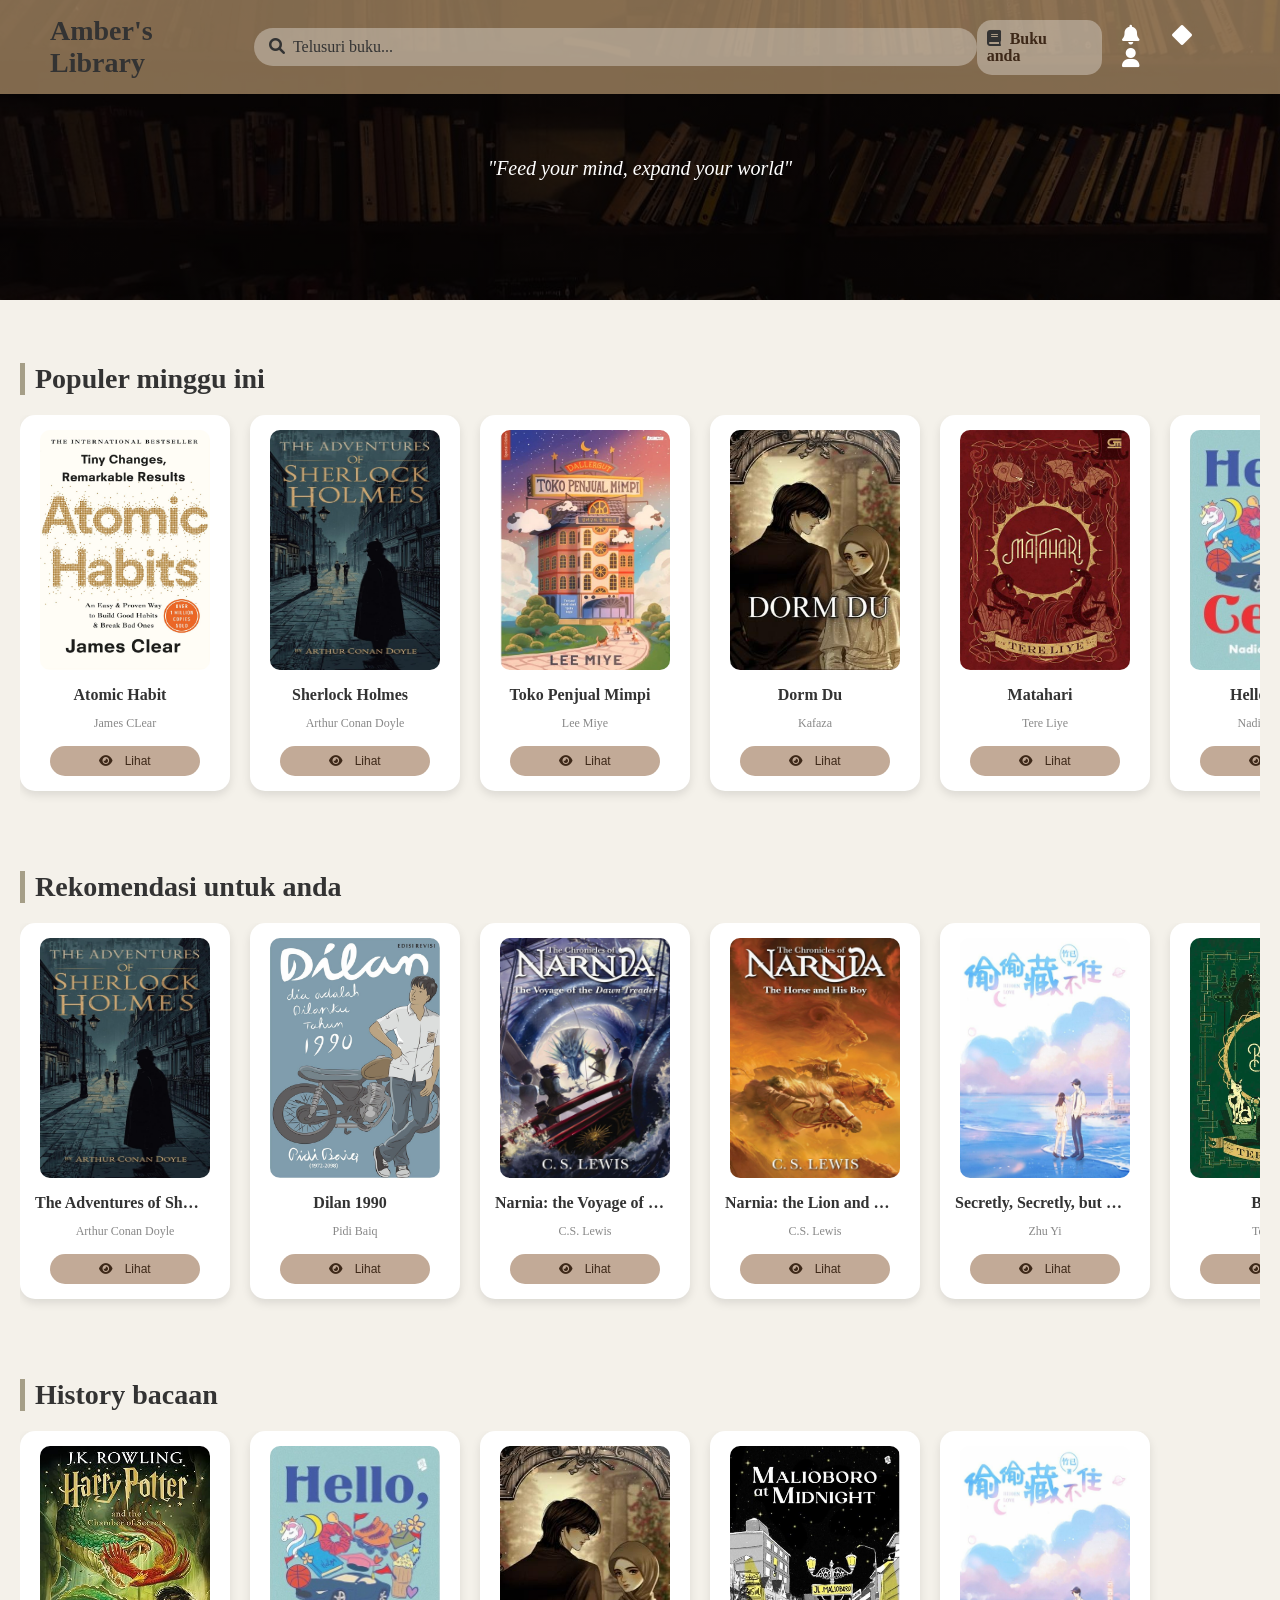
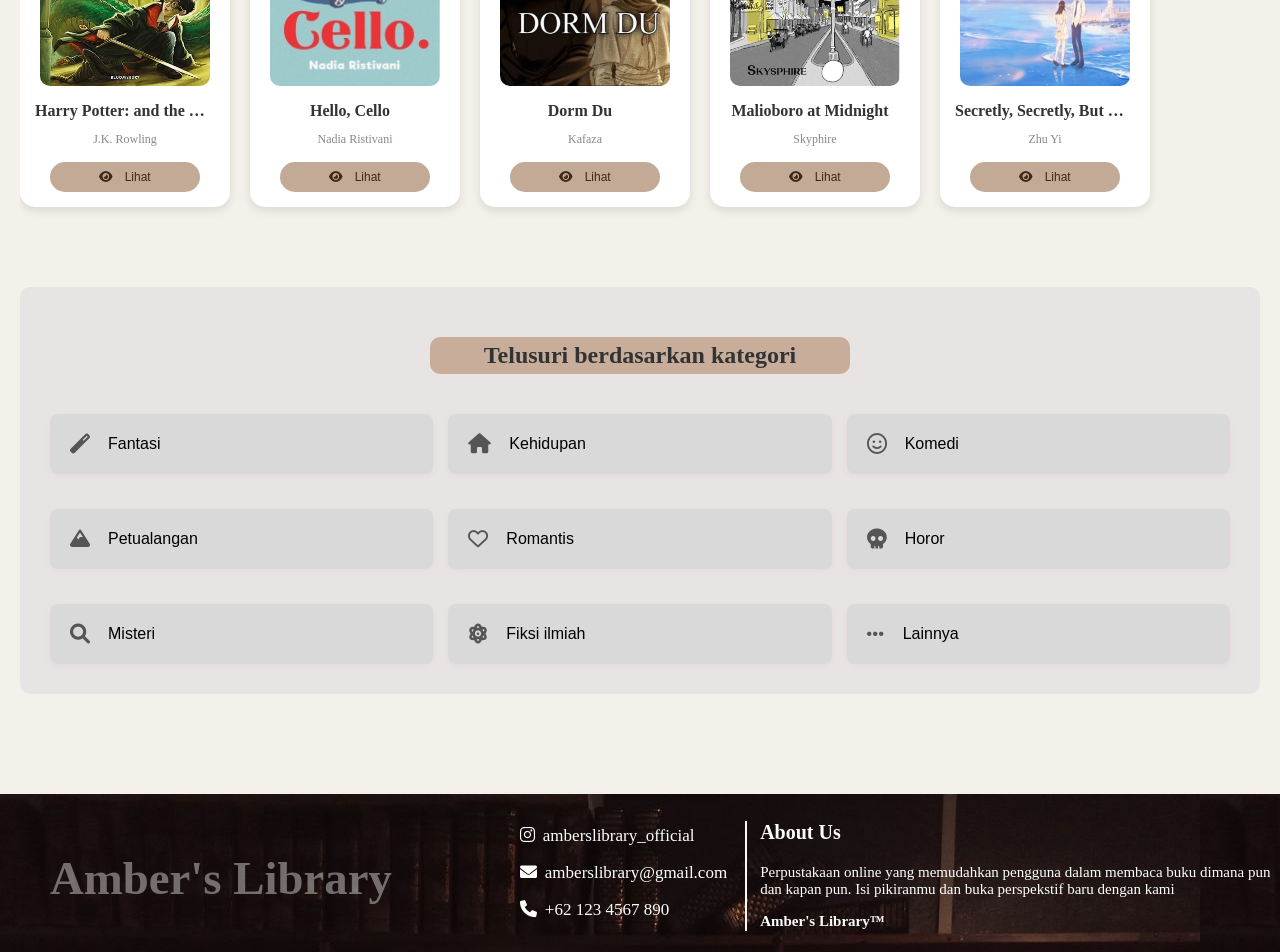
<file: index.html>
<!DOCTYPE html>
<html lang="id">
<head>
    <meta charset="UTF-8">
    <meta name="viewport" content="width=device-width, initial-scale=1.0">
    <title>Amber's Library</title>
    <link rel="stylesheet" href="styleHome.css">    
    <link rel="stylesheet" href="https://cdnjs.cloudflare.com/ajax/libs/font-awesome/6.0.0/css/all.min.css">
    <link rel="icon" href="icon.jpg">
</head>
<body>
        <header class="header">
        <nav class="navbar">
            <div class="logo">Amber's Library</div>
            <div class="searchbar"><i class="fas fa-search"></i>Telusuri buku...</div>
            <div class="collection">
                <i class="fas fa-book">
                    <a href="#">Buku anda</a>
                </i>
            </div>
            <div class="nav-links">
                <a href="#notif" class="popupBuka"><i class="fas fa-bell"></i></a>
                <a href="#prem" class="popupBukaP"><i class="fa-solid fa-diamond"></i></a>
                <a href="#"><i class="fas fa-user"></i></a>
            </div>
        </nav>
        <div class="hero">
            <p>"Feed your mind, expand your world"</p>
        </div>
    </header>

    <main class="content">

        <div id="notif" class="popupNotif">
            <div class="popupBox">
                <a href="#" class="close-btn">x</a>
                <h2>Notifikasi Anda</h2>
                <div class="kotaknotif">
                    <p class="notif">hi</p>
                    <p class="notif">hi</p>
                    <p class="notif">hi</p>
                    <p class="notif">hi</p>
                    <p class="notif">hi</p>
                    <p class="notif">hi</p>
                    <p class="notif">hi</p>
                    <p class="notif">hi</p>
                    <p class="notif">Halo (Pengguna), akun anda telah terdaftar! Selamat membaca!</p>
                    <p class="notif" style="margin-bottom: 0">Selamat datang di Amber's Library. Telusuri dan baca buku sesuka anda</p>
                </div>    
            </div>
        </div>

        <!-- <div id="prem" class="popupPremium">
            <div class="popupboxPrem">
                <a href="#" class="close-btn">x</a>
                <h2>Lorem, ipsum dolor sit amet consectetur adipisicing elit. Sed quibusdam quis tempora accusamus illo dignissimos enim animi laudantium culpa soluta? Qui maiores quis corporis reiciendis quibusdam labore voluptatum aliquam impedit?</h2>
            </div>
        </div> -->
        
        <section class="book-section">
            <h2 class="section-title">Populer minggu ini</h2>
            <div class="book-scroll-container">
                <div class="book-card">
                    <div class="book-img-placeholder">
                        <img src="atomichabit.jpg">
                    </div>
                    <div class="book-info">
                        <h3>Atomic Habit</h3>
                        <p>James CLear</p>
                        <button ><i class="fas fa-eye"></i> Lihat</button>
                    </div>
                </div>
                <div class="book-card">
                    <div class="book-img-placeholder">
                        <img src="sherlockholmes.jpg">
                    </div>
                    <div class="book-info">
                        <h3>Sherlock Holmes</h3>
                        <p>Arthur Conan Doyle</p>
                        <button><i class="fas fa-eye"></i> Lihat</button>
                    </div>
                </div>
                <div class="book-card">
                    <div class="book-img-placeholder">
                        <img src="tokopenjualmimpi.jpg">
                    </div>
                    <div class="book-info">
                        <h3>Toko Penjual Mimpi</h3>
                        <p>Lee Miye</p>
                        <button><i class="fas fa-eye"></i> Lihat</button>
                    </div>
                </div>
                <div class="book-card">
                    <div class="book-img-placeholder">
                        <img src="dormdu.jpg">
                    </div>
                    <div class="book-info">
                        <h3>Dorm Du</h3>
                        <p>Kafaza</p>
                        <button><i class="fas fa-eye"></i> Lihat</button>
                    </div>
                </div>
                <div class="book-card">
                    <div class="book-img-placeholder">
                        <img src="matahari.jpg">
                    </div>
                    <div class="book-info">
                        <h3>Matahari</h3>
                        <p>Tere Liye</p>
                        <button><i class="fas fa-eye"></i> Lihat</button>
                    </div>
                </div>
                <div class="book-card">
                    <div class="book-img-placeholder">
                        <img src="hellocello.jpg">
                    </div>
                    <div class="book-info">
                        <h3>Hello, Cello</h3>
                        <p>Nadia Ristivani</p>
                        <button><i class="fas fa-eye"></i> Lihat</button>
                    </div>
                </div>
                   <div class="book-card">
                    <div class="book-img-placeholder">
                        <img src="tentangkamu.jpg">
                    </div>
                    <div class="book-info">
                        <h3>Tentang Kamu</h3>
                        <p>Tere Liye</p>
                        <button><i class="fas fa-eye"></i> Lihat</button>
                    </div>
                </div>
                   <div class="book-card">
                    <div class="book-img-placeholder">
                        <img src="hp_stone.jpg">
                    </div>
                    <div class="book-info">
                        <h3>Harry Potter: and the Philospher's Stone</h3>
                        <p>J.K. Rowling</p>
                        <button><i class="fas fa-eye"></i> Lihat</button>
                    </div>
                </div>
                   <div class="book-card">
                    <div class="book-img-placeholder">
                        <img src="hp_chamber.jpg">
                    </div>
                    <div class="book-info">
                        <h3>Harry Potter: and the Chamber of Secrets</h3>
                        <p>Nadia Ristivani</p>
                        <a href="book.html">
                            <button><i class="fas fa-eye"></i> Lihat</button>
                        </a>
                    </div>
                </div>
                   <div class="book-card">
                    <div class="book-img-placeholder">
                        <img src="lautbercerita.jpg">
                    </div>
                    <div class="book-info">
                        <h3>Laut Bercerita</h3>
                        <p>Leila S. Chudori</p>
                        <button><i class="fas fa-eye"></i> Lihat</button>
                    </div>
                </div>
            </div>
        </section>

        <section class="book-section">
            <h2 class="section-title">Rekomendasi untuk anda</h2>
            <div class="book-scroll-container">
                <div class="book-card">
                    <div class="book-img-placeholder">
                        <img src="sherlockholmes.jpg">
                    </div>
                    <div class="book-info">
                        <h3>The Adventures of Sherlock Holmes</h3>
                        <p>Arthur Conan Doyle</p>
                        <button><i class="fas fa-eye"></i> Lihat</button>
                    </div>
                </div>
                <div class="book-card">
                    <div class="book-img-placeholder">
                        <img src="dilan.jpg">
                    </div>
                    <div class="book-info">
                        <h3>Dilan 1990</h3>
                        <p>Pidi Baiq</p>
                        <button><i class="fas fa-eye"></i> Lihat</button>
                    </div>
                </div>
                 <div class="book-card">
                    <div class="book-img-placeholder">
                        <img src="narnia_dawntreader.jpg">
                    </div>
                    <div class="book-info">
                        <h3>Narnia: the Voyage of the Dawn Treader</h3>
                        <p>C.S. Lewis</p>
                        <button><i class="fas fa-eye"></i> Lihat</button>
                    </div>
                </div>
                 <div class="book-card">
                    <div class="book-img-placeholder">
                        <img src="narnia_lion.jpg">
                    </div>
                    <div class="book-info">
                        <h3>Narnia: the Lion and His boy</h3>
                        <p>C.S. Lewis</p>
                        <button><i class="fas fa-eye"></i> Lihat</button>
                    </div>
                </div>
                 <div class="book-card">
                    <div class="book-img-placeholder">
                        <img src="hiddenlove.jpg">
                    </div>
                    <div class="book-info">
                        <h3>Secretly, Secretly, but Unable to Hide It</h3>
                        <p>Zhu Yi</p>
                        <button><i class="fas fa-eye"></i> Lihat</button>
                    </div>
                </div>
                 <div class="book-card">
                    <div class="book-img-placeholder">
                        <img src="bumi.jpg">
                    </div>
                    <div class="book-info">
                        <h3>Bumi</h3>
                        <p>Tere Liye</p>
                        <button><i class="fas fa-eye"></i> Lihat</button>
                    </div>
                </div>
                  <div class="book-card">
                    <div class="book-img-placeholder">
                        <img src="bulan.jpg">
                    </div>
                    <div class="book-info">
                        <h3>Bulan</h3>
                        <p>Tere Liye</p>
                        <button><i class="fas fa-eye"></i> Lihat</button>
                    </div>
                </div>
                <div class="book-card">
                    <div class="book-img-placeholder">
                        <img src="komet.jpg">
                    </div>
                 <div class="book-info">
                        <h3>Komet</h3>
                        <p>Tere Liye</p>
                        <button><i class="fas fa-eye"></i> Lihat</button>
                    </div>
                </div>
                <div class="book-card">
                    <div class="book-img-placeholder">
                        <img src="matahari.jpg">
                    </div>
                    <div class="book-info">
                        <h3>Matahari</h3>
                        <p>Tere Liye</p>
                        <button><i class="fas fa-eye"></i> Lihat</button>
                    </div>
                </div>
                 <div class="book-card">
                    <div class="book-img-placeholder">
                        <img src="nebula.jpg">
                    </div>
                    <div class="book-info">
                        <h3>Nebula</h3>
                        <p>Tere Liye</p>
                        <button><i class="fas fa-eye"></i> Lihat</button>
                    </div>
                </div>
            </div>
        </section>

        <section class="book-section">
            <h2 class="section-title">History bacaan</h2>
            <div class="book-scroll-container">
                <div class="book-card">
                    <div class="book-img-placeholder">
                        <img src="hp_chamber.jpg">
                    </div>
                    <div class="book-info">
                        <h3>Harry Potter: and the Chamber of Secrets</h3>
                        <p>J.K. Rowling</p>
                        <button><i class="fas fa-eye"></i> Lihat</button>
                    </div>
                </div>
                <div class="book-card">
                    <div class="book-img-placeholder">
                        <img src="hellocello.jpg">
                    </div>
                    <div class="book-info">
                        <h3>Hello, Cello</h3>
                        <p>Nadia Ristivani  </p>
                        <button><i class="fas fa-eye"></i> Lihat</button>
                    </div>
                </div>
                <div class="book-card">
                    <div class="book-img-placeholder">
                        <img src="dormdu.jpg">
                    </div>
                    <div class="book-info">
                        <h3>Dorm Du</h3>
                        <p>Kafaza</p>
                        <button><i class="fas fa-eye"></i> Lihat</button>
                    </div>
                </div>
                <div class="book-card">
                    <div class="book-img-placeholder">
                        <img src="malioboro.jpg">
                    </div>
                    <div class="book-info">
                        <h3>Malioboro at Midnight</h3>
                        <p>Skyphire</p>
                        <button><i class="fas fa-eye"></i> Lihat</button>
                    </div>
                </div>
                 <div class="book-card">
                    <div class="book-img-placeholder">
                        <img src="hiddenlove.jpg">
                    </div>
                    <div class="book-info">
                        <h3>Secretly, Secretly, But Unable to Hide It</h3>
                        <p>Zhu Yi</p>
                        <button><i class="fas fa-eye"></i> Lihat</button>
                    </div>
                </div>
            </div>
        </section>

        <section class="category-section">
            <h2 class="section-title-center">Telusuri berdasarkan kategori</h2>
            <div class="category-grid">
                <button class="category-btn"><i class="fas fa-magic"></i> Fantasi</button>
                <button class="category-btn"><i class="fas fa-home"></i> Kehidupan</button>
                <button class="category-btn"><i class="far fa-smile"></i> Komedi</button>
                <button class="category-btn"><i class="fas fa-mountain"></i> Petualangan</button>
                <button class="category-btn"><i class="far fa-heart"></i> Romantis</button>
                <button class="category-btn"><i class="fas fa-skull"></i> Horor</button>
                <button class="category-btn"><i class="fas fa-search"></i> Misteri</button>
                <button class="category-btn"><i class="fas fa-atom"></i> Fiksi ilmiah</button>
                <button class="category-btn"><i class="fas fa-ellipsis-h"></i> Lainnya</button>
            </div>
        </section>

    </main>

    <footer class="footer">
        <div class="footer-left">
            <h3>Amber's Library</h3>
        </div>
        <div class="footer-right">
            <div class="footer-mid">
            <p><i class="fa-brands fa-instagram"></i>amberslibrary_official</p>
            <p><i class="fas fa-envelope"></i>amberslibrary@gmail.com</p> 
            <p><i class="fa-solid fa-phone"></i>+62 123 4567 890</p>
            </div>
            <div class="line"></div>
            <div class="katakata">
                <p style="font-size: 20px; font-weight: bold">About Us</p>    
                <p>Perpustakaan online yang memudahkan pengguna dalam membaca buku dimana pun dan kapan pun. Isi pikiranmu dan buka perspekstif baru dengan kami</p>
                <p><b>Amber's Library™</b></p>
            </div>
        </div>
    </footer>
</body>
</html>
</file>
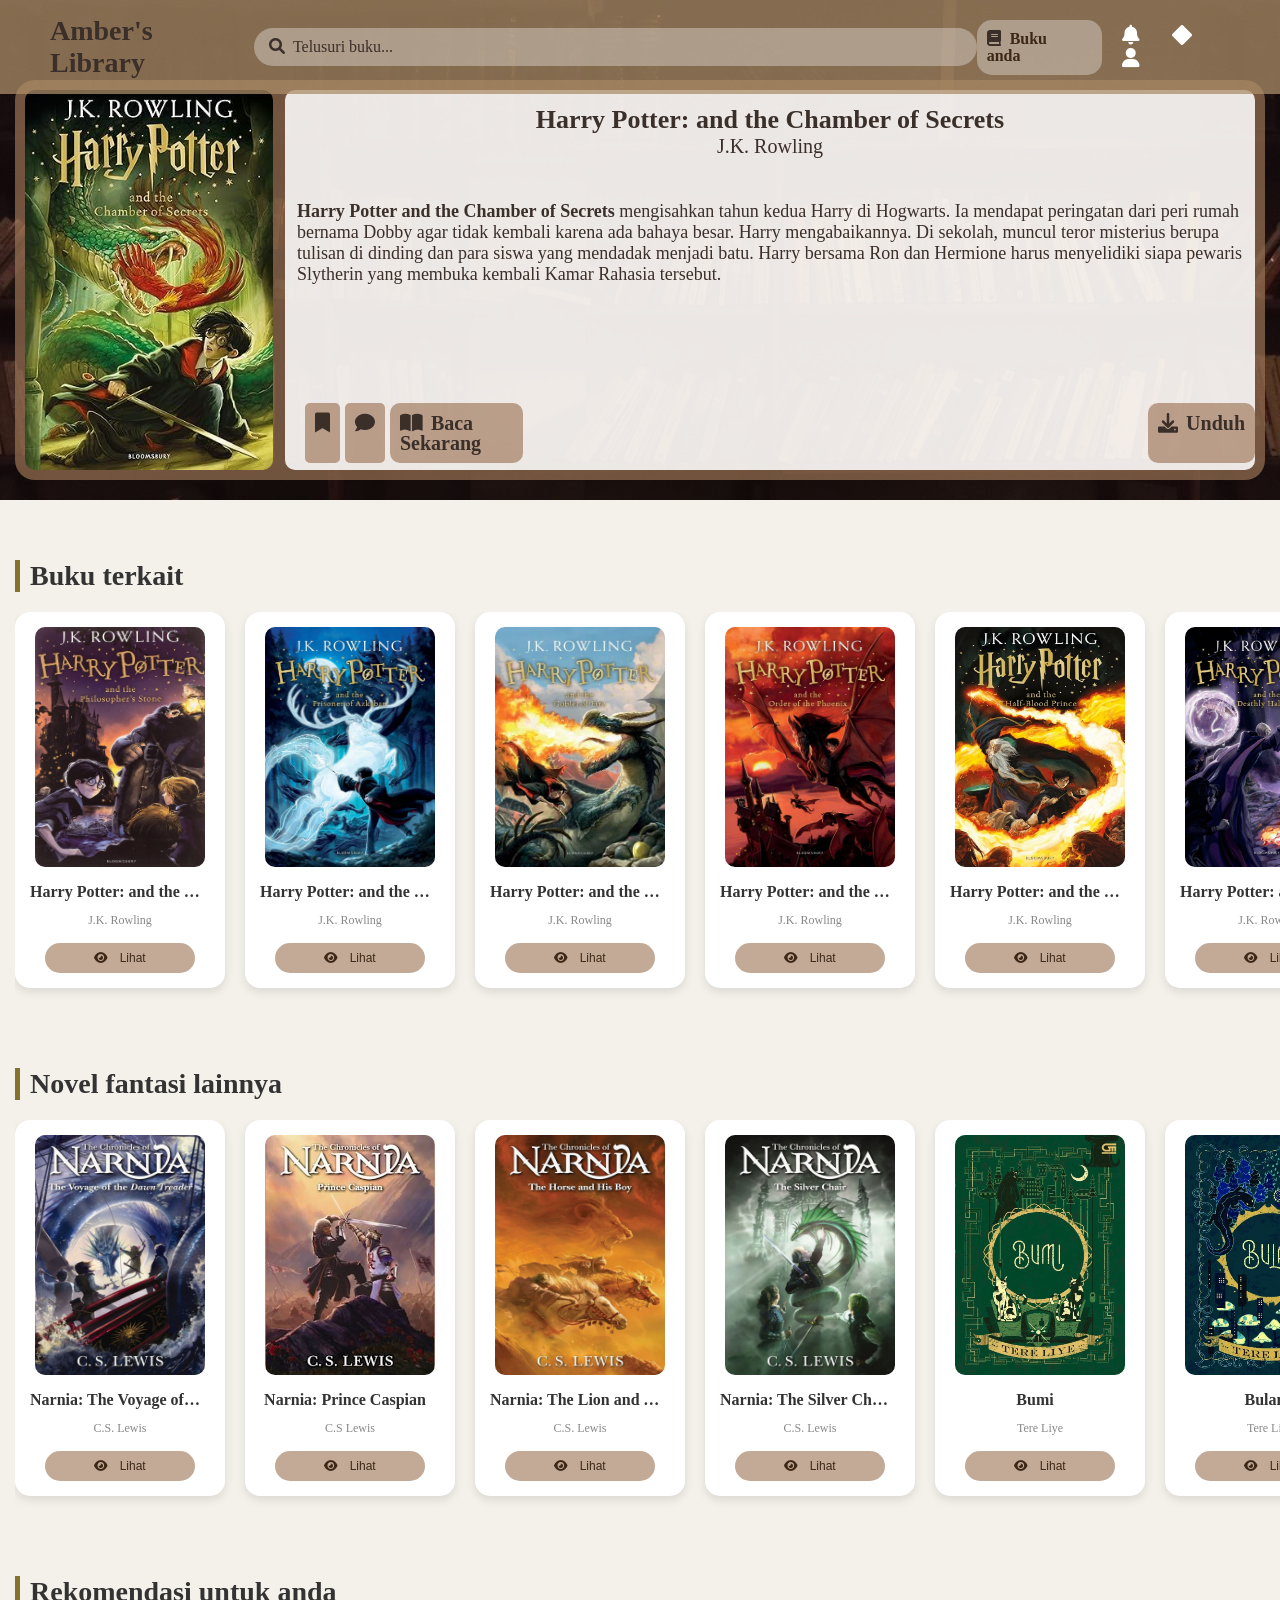
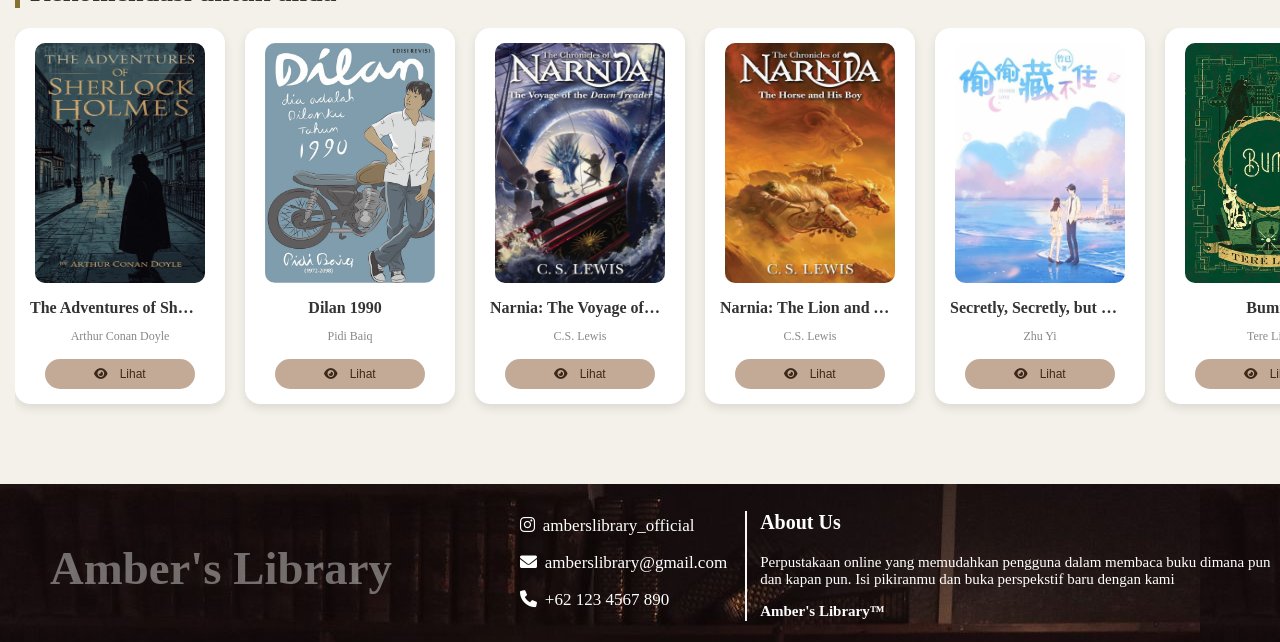
<file: book.html>
<!DOCTYPE html>
<html lang="id">
<head>
    <meta charset="UTF-8" />
    <meta name="viewport" content="width=device-width, initial-scale=1.0" />
    <title>Detail Buku</title>
    <link rel="stylesheet" href="https://cdnjs.cloudflare.com/ajax/libs/font-awesome/6.0.0/css/all.min.css">
    <link rel="stylesheet" href="styleBook.css" />
    <link rel="icon" href="icon.jpg">
</head>

<header class="header">
        <nav class="navbar">
            <div class="logo">Amber's Library</div>
            <div class="searchbar"><i class="fas fa-search"></i>Telusuri buku...</div>
            <div class="collection">
                <i class="fas fa-book">
                    <a href="#">Buku anda</a>
                </i>
            </div>
            <div class="nav-links">
                 <a href="#notif" class="popupBuka"><i class="fas fa-bell"></i></a>
                <a href="#"><i class="fa-solid fa-diamond"></i></a>
                <a href="#"><i class="fas fa-user"></i></a>
            </div>
        </nav>

        <div class="buku">
          <img src="hp_chamber.jpg">
          <div class="tempat">
            <div class="judulbuku">
              <h2>Harry Potter: and the Chamber of Secrets</h2>
              <h6>J.K. Rowling</h6>
            </div>
            <div class="deskripsibuku">
                <p><b>Harry Potter and the Chamber of Secrets </b>mengisahkan tahun kedua Harry di Hogwarts. Ia mendapat peringatan dari peri rumah bernama Dobby agar tidak kembali karena ada bahaya besar. Harry mengabaikannya. Di sekolah, muncul teror misterius berupa tulisan di dinding dan para siswa yang mendadak menjadi batu. Harry bersama Ron dan Hermione harus menyelidiki siapa pewaris Slytherin yang membuka kembali Kamar Rahasia tersebut.</p>
            </div>
            <div class="icons">
                <i class="fa-solid fa-bookmark" id="icon"></i>
                <i class="fa-solid fa-comment"></i>
                <i class="fa-solid fa-book-open" id="baca"><span>Baca Sekarang</span></i>
                <i class="fa-solid fa-download" id="unduh"><span>Unduh</span></i>
            </div>
          </div>
        </div>
    </header>

    <div id="notif" class="popupNotif">
            <div class="popupBox">
                <a href="#" class="close-btn">x</a>
                <h2>Notifikasi Anda</h2>
                <div class="kotaknotif">
                    <p class="notif">hi</p>
                    <p class="notif">hi</p>
                    <p class="notif">hi</p>
                    <p class="notif">hi</p>
                    <p class="notif">hi</p>
                    <p class="notif">hi</p>
                    <p class="notif">hi</p>
                    <p class="notif">hi</p>
                    <p class="notif">Halo (Pengguna), akun anda telah terdaftar! Selamat membaca!</p>
                    <p class="notif" style="margin-bottom: 0">Selamat datang di Amber's Library. Telusuri dan baca buku sesuka anda</p>
                </div>    
            </div>
        </div>

    <section class="book-section">
            <h2 class="section-title" style="margin-top: 60px">Buku terkait</h2>
            <div class="book-scroll-container">
                <div class="book-card">
                    <div class="book-img-placeholder">
                        <img src="hp_stone.jpg">
                    </div>
                    <div class="book-info">
                        <h3>Harry Potter: and the Philosopher's Stone</h3>
                        <p>J.K. Rowling</p>
                        <button ><i class="fas fa-eye"></i> Lihat</button>
                    </div>
                </div>
                <div class="book-card">
                    <div class="book-img-placeholder">
                        <img src="hp_prisoner.jpg">
                    </div>
                    <div class="book-info">
                        <h3>Harry Potter: and the Prisoner of Azkaban</h3>
                        <p>J.K. Rowling</p>
                        <button><i class="fas fa-eye"></i> Lihat</button>
                    </div>
                </div>
                <div class="book-card">
                    <div class="book-img-placeholder">
                        <img src="hp_goblet.jpg">
                    </div>
                    <div class="book-info">
                        <h3>Harry Potter: and the Goblet of Fire</h3>
                        <p>J.K. Rowling</p>
                        <button><i class="fas fa-eye"></i> Lihat</button>
                    </div>
                </div>
                <div class="book-card">
                    <div class="book-img-placeholder">
                        <img src="hp_pheonix.jpg">
                    </div>
                    <div class="book-info">
                        <h3>Harry Potter: and the Order of the Pheonix</h3>
                        <p>J.K. Rowling</p>
                        <button><i class="fas fa-eye"></i> Lihat</button>
                    </div>
                </div>
                <div class="book-card">
                    <div class="book-img-placeholder">
                        <img src="hp_halfblood.jpg">
                    </div>
                    <div class="book-info">
                        <h3>Harry Potter: and the Half-Blood Prince</h3>
                        <p>J.K. Rowling</p>
                        <button><i class="fas fa-eye"></i> Lihat</button>
                    </div>
                </div>
                <div class="book-card">
                    <div class="book-img-placeholder">
                        <img src="hp_deathly.jpg">
                    </div>
                    <div class="book-info">
                        <h3>Harry Potter: and the Deathly Hallows</h3>
                        <p>J.K. Rowling</p>
                        <button><i class="fas fa-eye"></i> Lihat</button>
                    </div>
                </div>
            </div>
        </section>

        <section class="book-section">
            <h2 class="section-title">Novel fantasi lainnya</h2>
            <div class="book-scroll-container">
                <div class="book-card">
                    <div class="book-img-placeholder">
                        <img src="narnia_dawntreader.jpg">
                    </div>
                    <div class="book-info">
                        <h3>Narnia: The Voyage of the Dawn Treader</h3>
                        <p>C.S. Lewis</p>
                        <button><i class="fas fa-eye"></i> Lihat</button>
                    </div>
                </div>
                <div class="book-card">
                    <div class="book-img-placeholder">
                        <img src="narnia_princecaspian.jpg">
                    </div>
                    <div class="book-info">
                        <h3>Narnia: Prince Caspian</h3>
                        <p>C.S Lewis</p>
                        <button><i class="fas fa-eye"></i> Lihat</button>
                    </div>
                </div>
                 <div class="book-card">
                    <div class="book-img-placeholder">
                        <img src="narnia_lion.jpg">
                    </div>
                    <div class="book-info">
                        <h3>Narnia: The Lion and The boy</h3>
                        <p>C.S. Lewis</p>
                        <button><i class="fas fa-eye"></i> Lihat</button>
                    </div>
                </div>
                 <div class="book-card">
                    <div class="book-img-placeholder">
                        <img src="narnia_silverchair.jpg">
                    </div>
                    <div class="book-info">
                        <h3>Narnia: The Silver Chair</h3>
                        <p>C.S. Lewis</p>
                        <button><i class="fas fa-eye"></i> Lihat</button>
                    </div>
                </div>
                 <div class="book-card">
                    <div class="book-img-placeholder">
                        <img src="bumi.jpg">
                    </div>
                    <div class="book-info">
                        <h3>Bumi</h3>
                        <p>Tere Liye</p>
                        <button><i class="fas fa-eye"></i> Lihat</button>
                    </div>
                </div>
                  <div class="book-card">
                    <div class="book-img-placeholder">
                        <img src="bulan.jpg">
                    </div>
                    <div class="book-info">
                        <h3>Bulan</h3>
                        <p>Tere Liye</p>
                        <button><i class="fas fa-eye"></i> Lihat</button>
                    </div>
                </div>
                <div class="book-card">
                    <div class="book-img-placeholder">
                        <img src="komet.jpg">
                    </div>
                 <div class="book-info">
                        <h3>Komet</h3>
                        <p>Tere Liye</p>
                        <button><i class="fas fa-eye"></i> Lihat</button>
                    </div>
                </div>
                <div class="book-card">
                    <div class="book-img-placeholder">
                        <img src="matahari.jpg">
                    </div>
                    <div class="book-info">
                        <h3>Matahari</h3>
                        <p>Tere Liye</p>
                        <button><i class="fas fa-eye"></i> Lihat</button>
                    </div>
                </div>
                 <div class="book-card">
                    <div class="book-img-placeholder">
                        <img src="nebula.jpg">
                    </div>
                    <div class="book-info">
                        <h3>Nebula</h3>
                        <p>Tere Liye</p>
                        <button><i class="fas fa-eye"></i> Lihat</button>
                    </div>
                </div>
            </div>
        </section>
    </main>
        

        <section class="book-section">
            <h2 class="section-title">Rekomendasi untuk anda</h2>
            <div class="book-scroll-container">
                <div class="book-card">
                    <div class="book-img-placeholder">
                        <img src="sherlockholmes.jpg">
                    </div>
                    <div class="book-info">
                        <h3>The Adventures of Sherlock Holmes</h3>
                        <p>Arthur Conan Doyle</p>
                        <button><i class="fas fa-eye"></i> Lihat</button>
                    </div>
                </div>
                <div class="book-card">
                    <div class="book-img-placeholder">
                        <img src="dilan.jpg">
                    </div>
                    <div class="book-info">
                        <h3>Dilan 1990</h3>
                        <p>Pidi Baiq</p>
                        <button><i class="fas fa-eye"></i> Lihat</button>
                    </div>
                </div>
                 <div class="book-card">
                    <div class="book-img-placeholder">
                        <img src="narnia_dawntreader.jpg">
                    </div>
                    <div class="book-info">
                        <h3>Narnia: The Voyage of the Dawn Treader</h3>
                        <p>C.S. Lewis</p>
                        <button><i class="fas fa-eye"></i> Lihat</button>
                    </div>
                </div>
                 <div class="book-card">
                    <div class="book-img-placeholder">
                        <img src="narnia_lion.jpg">
                    </div>
                    <div class="book-info">
                        <h3>Narnia: The Lion and The boy</h3>
                        <p>C.S. Lewis</p>
                        <button><i class="fas fa-eye"></i> Lihat</button>
                    </div>
                </div>
                 <div class="book-card">
                    <div class="book-img-placeholder">
                        <img src="hiddenlove.jpg">
                    </div>
                    <div class="book-info">
                        <h3>Secretly, Secretly, but Unable to Hide It</h3>
                        <p>Zhu Yi</p>
                        <button><i class="fas fa-eye"></i> Lihat</button>
                    </div>
                </div>
                 <div class="book-card">
                    <div class="book-img-placeholder">
                        <img src="bumi.jpg">
                    </div>
                    <div class="book-info">
                        <h3>Bumi</h3>
                        <p>Tere Liye</p>
                        <button><i class="fas fa-eye"></i> Lihat</button>
                    </div>
                </div>
                  <div class="book-card">
                    <div class="book-img-placeholder">
                        <img src="bulan.jpg">
                    </div>
                    <div class="book-info">
                        <h3>Bulan</h3>
                        <p>Tere Liye</p>
                        <button><i class="fas fa-eye"></i> Lihat</button>
                    </div>
                </div>
                <div class="book-card">
                    <div class="book-img-placeholder">
                        <img src="komet.jpg">
                    </div>
                 <div class="book-info">
                        <h3>Komet</h3>
                        <p>Tere Liye</p>
                        <button><i class="fas fa-eye"></i> Lihat</button>
                    </div>
                </div>
                <div class="book-card">
                    <div class="book-img-placeholder">
                        <img src="matahari.jpg">
                    </div>
                    <div class="book-info">
                        <h3>Matahari</h3>
                        <p>Tere Liye</p>
                        <button><i class="fas fa-eye"></i> Lihat</button>
                    </div>
                </div>
                 <div class="book-card">
                    <div class="book-img-placeholder">
                        <img src="nebula.jpg">
                    </div>
                    <div class="book-info">
                        <h3>Nebula</h3>
                        <p>Tere Liye</p>
                        <button><i class="fas fa-eye"></i> Lihat</button>
                    </div>
                </div>
            </div>
        </section>

    </main>


    <footer class="footer">
        <div class="footer-left">
            <h3>Amber's Library</h3>
        </div>
        <div class="footer-right">
            <div class="footer-mid">
            <p><i class="fa-brands fa-instagram"></i>amberslibrary_official</p>
            <p><i class="fas fa-envelope"></i>amberslibrary@gmail.com</p> 
            <p><i class="fa-solid fa-phone"></i>+62 123 4567 890</p>
            </div>
            <div class="line"></div>
            <div class="katakata">
                <p style="font-size: 20px; font-weight: bold">About Us</p>    
                <p>Perpustakaan online yang memudahkan pengguna dalam membaca buku dimana pun dan kapan pun. Isi pikiranmu dan buka perspekstif baru dengan kami</p>
                <p><b>Amber's Library™</b></p>
            </div>
        </div>
    </footer>

</div>

</body>
</html>
</file>
<file: styleHome.css>
body {
    margin: 0;
    padding: 0;
    width: 100%;
    overflow-x: hidden;
    background-color: #f4f1ea; 
    color: #333;
    overflow-x: hidden;
    font-family: serif;
}

.header {
    background: linear-gradient(rgba(0,0,0,0.7), rgba(0,0,0,0.7)), url('boo.jpg') no-repeat center center/cover;
    min-height: 300px;
    display: flex;
    flex-direction: column;
    justify-content: space-between;
    padding: 80px 0 30px 0; 
    width: 100%;
    box-sizing: border-box;
}

.navbar {
    display: flex;
    justify-content: space-between;
    align-items: center;
    padding: 15px 30px; 
    position: fixed;
    top: 0;
    left: 0;
    right: 0;
    width: 100%;
    background-color: #ac8e68be;
    z-index: 999;
    box-sizing: border-box;
}

img{
    height: 240px;
    width: 170px;
    border-radius: 10px;
}

i{
    padding-right: 8px;
}

.logo {
    font-size: 28px;
    padding-left: 20px;
    font-weight: bold;
}

.searchbar{
    background-color: #e0ddd66e;
    width: 700px;
    padding: 10px;
    padding-left: 15px;
    border-radius: 20px;
    text-align: left;
}

.searchbar:hover{
    background-color:   #e0ddd69f;
    cursor: text;
}

.popupBuka{
    display: inline-block;
    color: white;
    text-decoration: none;
    border-radius: 5px;
}

.popupNotif{
    display: none; 
    position: fixed;
    top: 0; 
    left: 0; 
    width: 100%; 
    height: 100%;
    background: rgba(0,0,0,0.5);
    backdrop-filter: blur(3px);
    justify-content: center;
    align-items: center;
    z-index: 9999;
}

.popupNotif:target {
      display: flex;
}

.popupNotif h2{
    font-size: 40px;
    margin-top: 0;
    margin-bottom: 5px;
}

.popupBox {
    background: rgb(233, 229, 223);
    max-width: 500px; 
    width: 90%;
    padding: 30px;
    border-radius: 12px;
    box-shadow: 0 10px 30px rgba(0,0,0,0.3);
    position: relative;
    animation: fadeIn 0.3s ease;
}

.close-btn {
      position: absolute;
      top: 10px; right: 20px;
      font-size: 28px;
      text-decoration: none;
      color: #333;
      background-color: #92460c3d;
      width: 25px;
      height: 35px;
      text-align: center;
      border-radius: 5px;
}

.close-btn:hover{
    background-color: #92460c62;
}

.kotaknotif{
    border: 2px solid #3d28187c; 
    border-radius: 5px;
    max-height: 300px;
    overflow: auto;
}

.notif{
    background-color:#3d28182f;
    padding: 5px;
    margin-top: 0;
    margin-bottom: 5px;
    border-radius: 2px;
}

.collection{
    background-color:#e0ddd66e;
    border-radius: 15px;
    padding: 10px;
    cursor: grab;
}

.collection a{
    text-decoration: none;
    padding-left: 5px;
    color:#3d2818;
    font-family: serif;
    font-weight: 600;
}

.collection:hover{
    background-color:   #e0ddd69f;
}

.nav-links a {
    color: white;
    margin-left: 20px;
    font-size: 20px;
    text-decoration: none;
    transition: 0.3s;
}

.nav-links a:hover {
    color: #9c9478;
}

.hero {
    margin-top: auto;
    margin-bottom: 70px;
    color: white;
    text-align: center;
    font-size: 20px;
    font-style: italic;
}

.content {
    max-width: 1400px;
    margin: 0 auto;
    padding: 40px 20px;
}

.book-section {
    margin-bottom: 60px;
}

.section-title {
    font-size: 28px;
    margin-bottom: 20px;
    color: #333;
    border-left: 5px solid #a59e87;
    padding-left: 10px;
}

.book-scroll-container {
    display: flex;
    gap: 20px;
    overflow-x: auto;
    padding-bottom: 20px;
    scroll-behavior: smooth;
}

.book-card {
    flex: 0 0 180px;
    background: white;
    border-radius: 15px;
    padding: 15px;
    box-shadow: 0 4px 10px rgba(0,0,0,0.1);
    text-align: center;
    transition: transform 0.3s;
}

.book-card:hover {
    transform: translateY(-5px);
}

.book-info:hover h3{
    white-space: normal;
    text-overflow: unset;
}

.book-img-placeholder {
    width: 100%;
    height: 240px;
    border-radius: 4px;
    margin-bottom: 15px;
    position: relative;
    overflow: hidden;
}

.book-img-placeholder::after {
    position: absolute;
    top: 50%;
    left: 50%;
    transform: translate(-50%, -50%);
    color: #888;
    font-size: 14px;
}

.book-info h3 {
    font-size: 16px;
    color: #333;
    margin-bottom: 5px;
    white-space: nowrap;
    overflow: hidden;
    text-overflow: ellipsis;
    max-width: 170px;
}

.book-info p {
    font-size: 12px;
    color: #888;
    margin-bottom: 15px;
}

.book-info button {
    background-color: #9c74569c;
    text-decoration: none;
    color: #3d2818;
    border: none;
    padding: 8px 16px;
    border-radius: 20px;
    cursor: pointer;
    font-size: 12px;
    width: 150px;
    transition: 0.3s;
}

.book-info button:hover {
    background-color: #9C7456;
}

.category-section {
    background-color: #E8E4E4;
    padding: 30px;
    border-radius: 10px;
    margin-bottom: 60px;
}

.section-title-center {
    text-align: center;
    font-size: 24px;    
    color: #333;
    background-color: #9b673c70;
    border-radius: 10px;
    padding: 5px;
    margin-left: 380px;
    margin-right: 380px;
}

.category-grid {
    display: grid;
    grid-template-columns: repeat(3, 1fr);
    gap: 15px;
}

.category-btn {
    background-color: #d9d9d9;
    border: none;
    padding: 20px;
    border-radius: 8px;
    font-size: 16px;
    cursor: pointer;
    display: flex;
    align-items: center;
    gap: 10px;
    box-shadow: 0 2px 5px rgba(223, 138, 138, 0.1);
    transition: 0.3s;
    text-align: left;
    margin-top: 20px;
}

.category-btn:hover {
    background-color: #b1aa96;
    border: none;
    padding: 20px;
    border-radius: 8px;
    font-size: 18px;
    cursor: pointer;
    display: flex;
    align-items: center;
    gap: 10px;
    box-shadow: 0 2px 5px rgba(223, 138, 138, 0.1);
    transition: 0.3s;
    text-align: left;
}

.category-btn i {
    font-size: 20px;
    color: #555;
}

.footer {
    background-image: url(boo.jpg); 
    color: white;
    display: flex;
    justify-content: space-between;
    align-items: center;
}

.footer-left{
    font-size: 40px;
    margin-top: 10px;
    padding-left: 50px; 
    padding-right: 100px;
    width: 650px;
    opacity: 0.40;         
}

.line{
    margin-top: 20px;
    border-left: 2px solid rgb(252, 247, 247);
    height: 110px; 
    display: inline-block;
}

.footer-mid{
    margin-top: 8px;
    font-size: 17px; 
    width: 380px;
}

.footer-right{
    color: white;
    font-size: 15px;
    display: flex;
    gap: .8rem;
}
</file>
<file: styleBook.css>
body {
    margin: 0;
    padding: 0;
    width: 100%;
    overflow-x: hidden;
    background-color: #f4f1ea; 
    color: #3B2F2A;
    overflow-x: hidden;
    font-family: serif;
}

.header {
  background: url(boo.jpg);
    display: flex;
    flex-direction: column;
    justify-content: space-between;
    padding: 80px 0 30px 0; 
    width: 100%;
    box-sizing: border-box;
    height: 500px;
}

.navbar {
    display: flex;
    justify-content: space-between;
    align-items: center;
    padding: 15px 30px; 
    position: fixed;
    top: 0;
    left: 0;
    right: 0;
    width: 100%;
    background-color: #ac8e68be;
    z-index: 999;
    box-sizing: border-box;
}

img{
    height: 240px;
    width: 170px;
    border-radius: 10px;
}

i{
    padding-right: 8px;
}

.logo {
    font-size: 28px;
    padding-left: 20px;
    font-weight: bold;
}

.searchbar{
    background-color: #e0ddd66e;
    width: 700px;
    padding: 10px;
    padding-left: 15px;
    border-radius: 20px;
    text-align: left;
}

.searchbar:hover{
    background-color:   #e0ddd69f;
    cursor: text;
}

.collection{
    background-color:#e0ddd66e;
    border-radius: 15px;
    padding: 10px;
    cursor: grab;
}

.collection:hover{
    background-color:   #e0ddd69f;
}

.nav-links a {
    color: white;
    margin-left: 20px;
    font-size: 20px;
    text-decoration: none;
    transition: 0.3s;
}

.nav-links a:hover {
    color: #9c9478;
}

.collection a{
    text-decoration: none;
    padding-left: 5px;
    color:#3d2818;
    font-family: serif;
    font-weight: 600;
}

.popupBuka{
    display: inline-block;
    color: white;
    text-decoration: none;
    border-radius: 5px;
}

.popupNotif{
    display: none; 
    position: fixed;
    top: 0; 
    left: 0; 
    width: 100%; 
    height: 100%;
    background: rgba(0,0,0,0.5);
    backdrop-filter: blur(3px);
    justify-content: center;
    align-items: center;
    z-index: 9999;
}

.popupNotif:target {
      display: flex;
}

.popupNotif h2{
    font-size: 40px;
    margin-top: 0;
    margin-bottom: 5px;
}

.popupBox {
    background: rgb(233, 229, 223);
    max-width: 500px; 
    width: 90%;
    padding: 30px;
    border-radius: 12px;
    box-shadow: 0 10px 30px rgba(0,0,0,0.3);
    position: relative;
    animation: fadeIn 0.3s ease;
}

.close-btn {
      position: absolute;
      top: 10px; right: 20px;
      font-size: 28px;
      text-decoration: none;
      color: #333;
      background-color: #92460c3d;
      width: 25px;
      height: 35px;
      text-align: center;
      border-radius: 5px;
}

.kotaknotif{
    border: 2px solid #3d28187c; 
    border-radius: 5px;
    max-height: 300px;
    overflow: auto;
}

.notif{
    background-color:#3d28182f;
    padding: 5px;
    margin-top: 0;
    margin-bottom: 5px;
    border-radius: 2px;
}

.close-btn:hover{
    background-color: #92460c62;
}

.buku{
  background-color: #9c7456b0;
  margin-left: 15px;
  margin-right: 15px;
  border-radius: 20px;
  height: 500px;
  padding: 10px;
  display: flex;
  flex-direction: row;
}

.buku img{
  height: 380px;
  width: auto;
  border-radius: 10px;  
}

.tempat{
  background-color: #ffffffdc;
  border-radius: 10px;
  margin-left: 12px;
  width: 1100px;
}

.judulbuku h2{
    text-align: center;
    font-size: 26px;
    margin: 15px 0 0 0;
    font-weight: 700;
}   

.judulbuku h6{
    text-align: center; 
    margin: 0;
    font-size: 20px;
    font-weight: lighter;
}

.deskripsibuku{
    padding: 25px 12px 100px 12px; 
    font-size: 18px;     
}

#icon{
    margin-left: 20px;
}

.icons{
    display: flex;
    flex-direction: row;
}

.icons span{
    font-family: serif;
    padding-left: 8px;      
}

#baca{
    border-radius: 10px;
    margin-right: 620px;
}

#unduh{
    border-radius: 10px;
}

.icons i{   
    background-color: #9c7456a2;
    padding: 10px;
    margin-left: 5px;
    border-radius: 5px;
    font-size: 20px;
}

.icons i:hover{
    background-color: #9c7456e8;
    cursor:grab;    
}

.content {
    max-width: 1400px;
    margin: 0 auto;
    padding: 40px 20px;
}

.book-section {
    margin-bottom: 60px;
}

section{
    margin-left: 15px;
}

.section-title {
    font-size: 28px;
    margin-bottom: 20px;
    color: #333;
    border-left: 5px solid #86722f;
    padding-left: 10px;
}

.book-scroll-container {
    display: flex;
    gap: 20px;
    overflow-x: auto;
    padding-bottom: 20px;
    scroll-behavior: smooth;
}


.book-card {
    flex: 0 0 180px;
    background: white;
    border-radius: 15px;
    padding: 15px;
    box-shadow: 0 4px 10px rgba(0,0,0,0.1);
    text-align: center;
    transition: transform 0.3s;
}

.book-card:hover {
    transform: translateY(-5px);
}

.book-img-placeholder {
    width: 100%;
    height: 240px;
    border-radius: 4px;
    margin-bottom: 15px;
    position: relative;
    overflow: hidden;
}

.book-img-placeholder::after {
    position: absolute;
    top: 50%;
    left: 50%;
    transform: translate(-50%, -50%);
    color: #888;
    font-size: 14px;
}

.book-info h3 {
    font-size: 16px;
    color: #333;
    margin-bottom: 5px;
    white-space: nowrap;
    overflow: hidden;
    text-overflow: ellipsis;
    max-width: 170px;
}

.book-info:hover h3{
    white-space: normal;
    text-overflow: unset;
}

.book-info p {
    font-size: 12px;
    color: #888;
    margin-bottom: 15px;
}

.book-info button {
    background-color: #9c74569c;
    color: #3d2818;
    border: none;
    padding: 8px 16px;
    border-radius: 20px;
    cursor: pointer;
    font-size: 12px;
    width: 150px;
    transition: 0.3s;
}

.book-info button:hover {
    background-color: #9C7456;
}

.footer {
    background-image: url(boo.jpg); 
    color: white;
    display: flex;
    justify-content: space-between;
    align-items: center;
}

.footer-left{
    font-size: 40px;
    margin-top: 10px;
    padding-left: 50px; 
    padding-right: 100px;
    width: 650px;
    opacity: 0.40;         
}

.line{
    margin-top: 20px;
    border-left: 2px solid rgb(252, 247, 247);
    height: 110px; 
    display: inline-block;
}

.footer-mid{
    margin-top: 8px;
    font-size: 17px; 
    width: 380px;
}

.footer-right{
    color: white;
    font-size: 15px;
    display: flex;
    gap: .8rem;
}   

@media (max-width: 480px) {
    body { padding: 20px 14px; }
    .header h1 { font-size: 22px; }
    .header p { font-size: 14px; }
    .section h2 { font-size: 16px; }
}

/* .popupBukaP{
    display: inline-block;
    color: white;
    text-decoration: none;
    border-radius: 5px;
}

.popupPremium{
    display: none; 
    position: fixed;
    top: 0; 
    left: 0; 
    width: 100%; 
    height: 100%;
    background: rgba(0,0,0,0.5);
    backdrop-filter: blur(3px);
    justify-content: center;
    align-items: center;
    z-index: 9999;
}

.popupPremium:target {
      display: flex;
}

.popupPremium h2{
    font-size: 40px;
    margin-top: 0;
    margin-bottom: 5px;
}

.popupboxPrem {
    background: rgb(233, 229, 223);
    max-width: 500px; 
    width: 90%;
    padding: 30px;
    border-radius: 12px;
    box-shadow: 0 10px 30px rgba(0,0,0,0.3);
    position: relative;
    animation: fadeIn 0.3s ease;
} */
</file>
